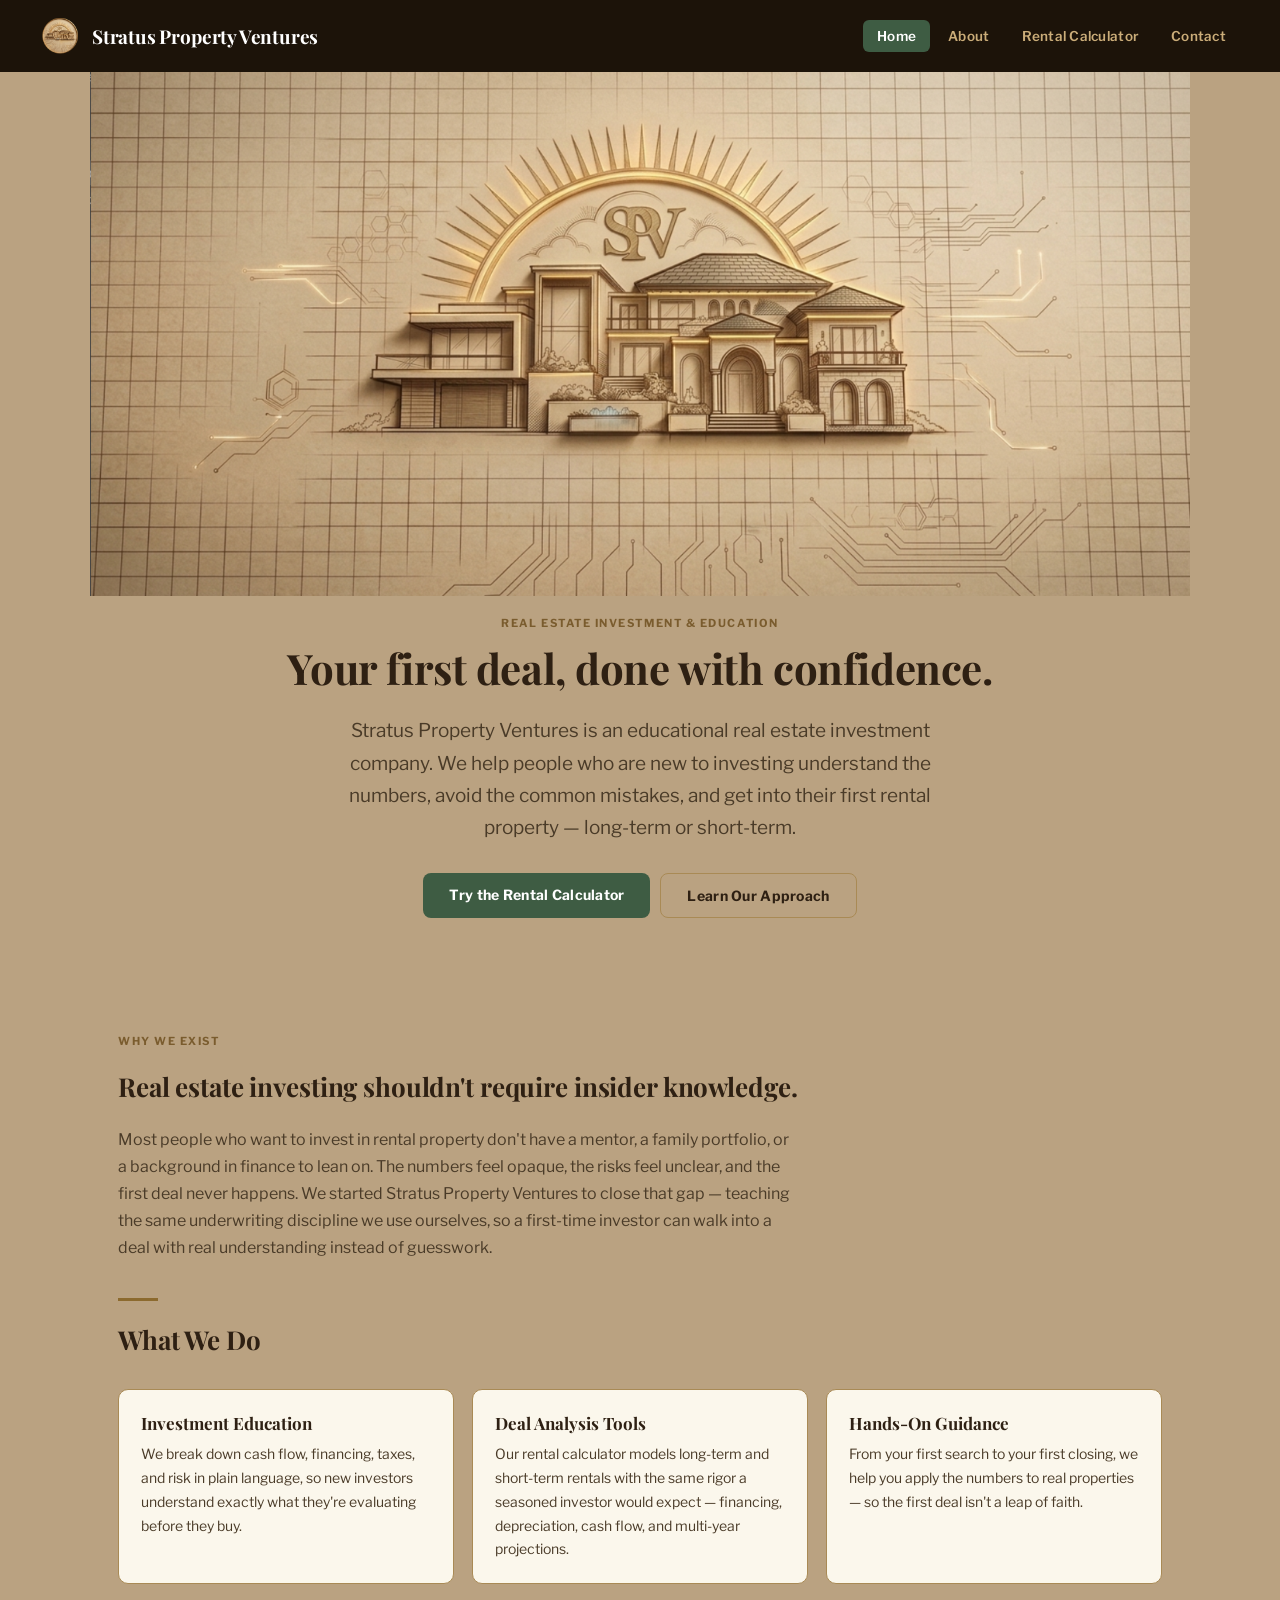
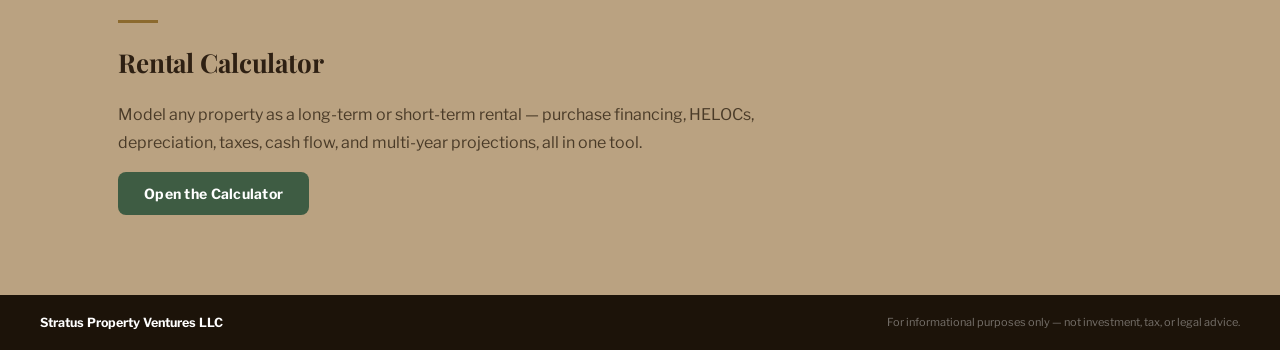
<file: index.html>
<!DOCTYPE html>
<html lang="en">
<head>
<meta charset="UTF-8">
<meta name="viewport" content="width=device-width, initial-scale=1.0">
<title>Stratus Property Ventures</title>
<meta name="description" content="Stratus Property Ventures — an educational real estate investment company helping new investors get into their first deal.">
<link rel="icon" type="image/png" href="assets/images/icon.png">
<link rel="preconnect" href="https://fonts.googleapis.com">
<link href="https://fonts.googleapis.com/css2?family=Libre+Franklin:wght@400;600;700;800&family=Playfair+Display:ital,wght@0,600;0,700;1,600&family=Spline+Sans+Mono:wght@400;500;600&display=swap" rel="stylesheet">
<link rel="stylesheet" href="assets/style.css">
</head>
<body>

<header class="site-header">
  <div class="nav-wrap">
    <a class="brand" href="index.html">
      <span class="brand-mark"><img src="assets/images/icon.png" alt="Stratus Property Ventures seal"></span>
      Stratus Property Ventures
    </a>
    <nav class="nav-links">
      <a href="index.html" class="active">Home</a>
      <a href="about.html">About</a>
      <a href="calculator.html">Rental Calculator</a>
      <a href="contact.html">Contact</a>
    </nav>
  </div>
</header>

<div class="masthead">
  <img src="assets/images/banner.png" alt="Stratus Property Ventures — architectural line-art seal">
</div>

<section class="hero">
  <div class="hero-wrap">
    <div class="eyebrow">Real Estate Investment &amp; Education</div>
    <h1>Your first deal, done with confidence.</h1>
    <p class="lead">Stratus Property Ventures is an educational real estate investment company. We help people who are new to investing understand the numbers, avoid the common mistakes, and get into their first rental property — long-term or short-term.</p>
    <div class="btn-row">
      <a class="btn btn-primary" href="calculator.html">Try the Rental Calculator</a>
      <a class="btn btn-secondary" href="about.html">Learn Our Approach</a>
    </div>
  </div>
</section>

<div class="page-wrap">
  <div class="eyebrow">Why We Exist</div>
  <h2>Real estate investing shouldn't require insider knowledge.</h2>
  <p style="max-width:680px;">Most people who want to invest in rental property don't have a mentor, a family portfolio, or a background in finance to lean on. The numbers feel opaque, the risks feel unclear, and the first deal never happens. We started Stratus Property Ventures to close that gap — teaching the same underwriting discipline we use ourselves, so a first-time investor can walk into a deal with real understanding instead of guesswork.</p>

  <hr class="divider" style="margin-top:36px;">
  <h2>What We Do</h2>
  <div class="card-grid">
    <div class="card">
      <h3>Investment Education</h3>
      <p>We break down cash flow, financing, taxes, and risk in plain language, so new investors understand exactly what they're evaluating before they buy.</p>
    </div>
    <div class="card">
      <h3>Deal Analysis Tools</h3>
      <p>Our rental calculator models long-term and short-term rentals with the same rigor a seasoned investor would expect — financing, depreciation, cash flow, and multi-year projections.</p>
    </div>
    <div class="card">
      <h3>Hands-On Guidance</h3>
      <p>From your first search to your first closing, we help you apply the numbers to real properties — so the first deal isn't a leap of faith.</p>
    </div>
  </div>

  <hr class="divider" style="margin-top:36px;">
  <h2>Rental Calculator</h2>
  <p style="max-width:640px;">Model any property as a long-term or short-term rental — purchase financing, HELOCs, depreciation, taxes, cash flow, and multi-year projections, all in one tool.</p>
  <a class="btn btn-primary" href="calculator.html">Open the Calculator</a>
</div>

<footer class="site-footer">
  <div class="footer-wrap">
    <div class="company"><strong>Stratus Property Ventures LLC</strong></div>
    <div class="disclaimer">For informational purposes only — not investment, tax, or legal advice.</div>
  </div>
</footer>

</body>
</html>
</file>
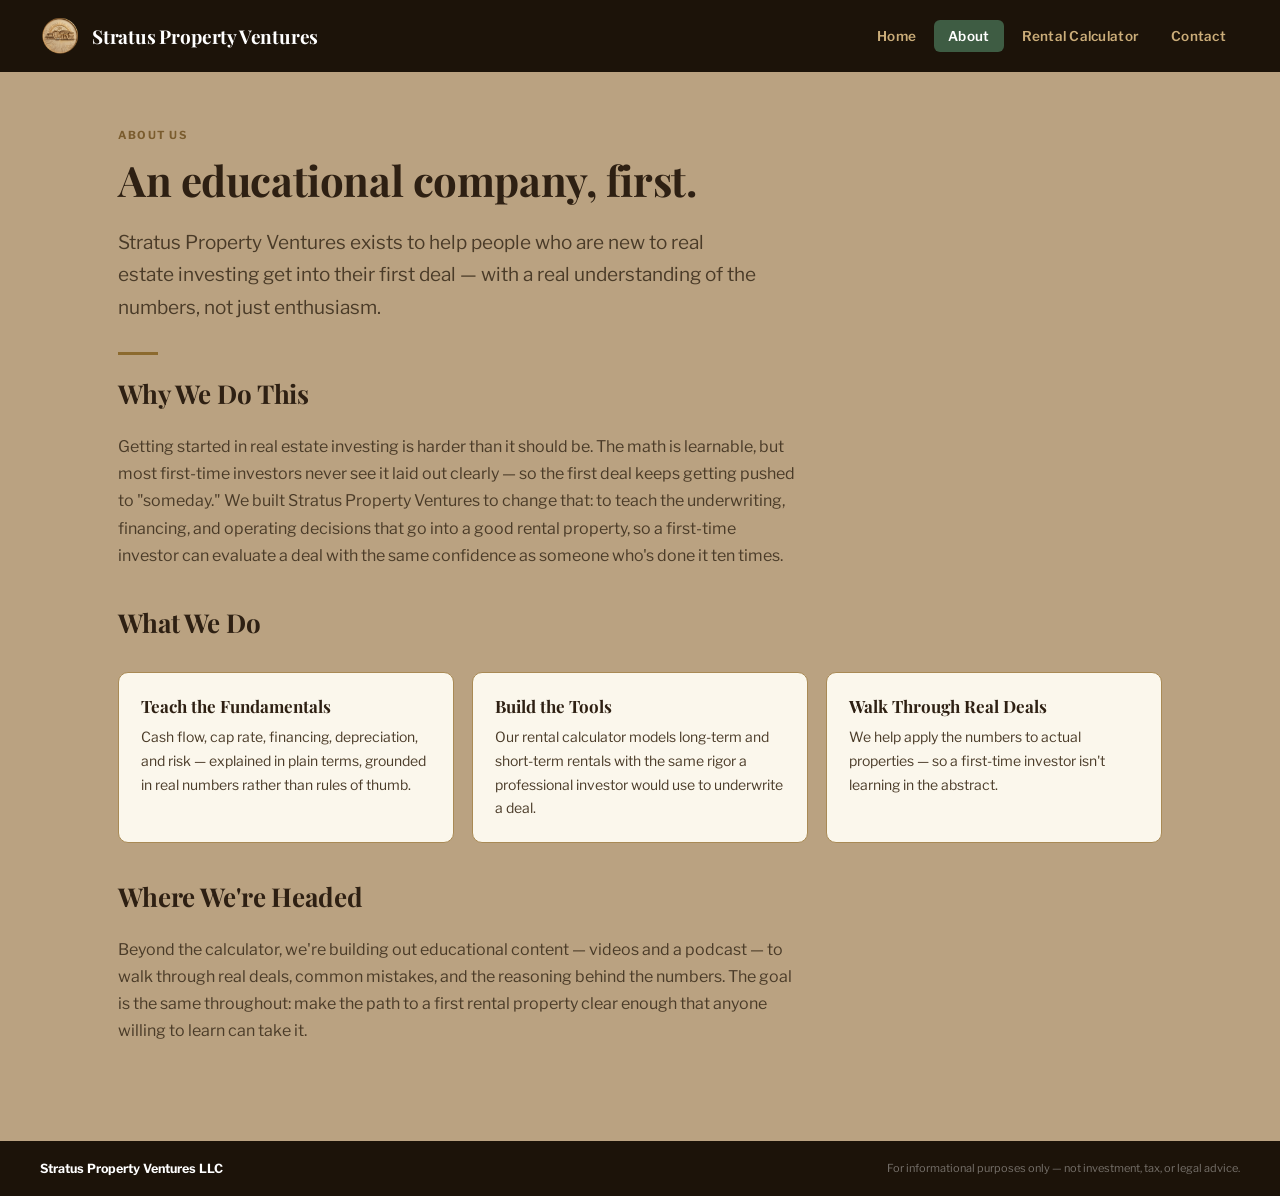
<file: about.html>
<!DOCTYPE html>
<html lang="en">
<head>
<meta charset="UTF-8">
<meta name="viewport" content="width=device-width, initial-scale=1.0">
<title>About — Stratus Property Ventures</title>
<meta name="description" content="Stratus Property Ventures is an educational real estate investment company helping new investors get into their first deal.">
<link rel="icon" type="image/png" href="assets/images/icon.png">
<link rel="preconnect" href="https://fonts.googleapis.com">
<link href="https://fonts.googleapis.com/css2?family=Libre+Franklin:wght@400;600;700;800&family=Playfair+Display:ital,wght@0,600;0,700;1,600&family=Spline+Sans+Mono:wght@400;500;600&display=swap" rel="stylesheet">
<link rel="stylesheet" href="assets/style.css">
</head>
<body>

<header class="site-header">
  <div class="nav-wrap">
    <a class="brand" href="index.html">
      <span class="brand-mark"><img src="assets/images/icon.png" alt="Stratus Property Ventures seal"></span>
      Stratus Property Ventures
    </a>
    <nav class="nav-links">
      <a href="index.html">Home</a>
      <a href="about.html" class="active">About</a>
      <a href="calculator.html">Rental Calculator</a>
      <a href="contact.html">Contact</a>
    </nav>
  </div>
</header>

<div class="page-wrap">
  <div class="eyebrow">About Us</div>
  <h1>An educational company, first.</h1>
  <p class="lead">
    Stratus Property Ventures exists to help people who are new to real estate investing get into their
    first deal — with a real understanding of the numbers, not just enthusiasm.
  </p>

  <hr class="divider">
  <h2>Why We Do This</h2>
  <p style="max-width:680px;">
    Getting started in real estate investing is harder than it should be. The math is learnable, but most
    first-time investors never see it laid out clearly — so the first deal keeps getting pushed to
    "someday." We built Stratus Property Ventures to change that: to teach the underwriting, financing,
    and operating decisions that go into a good rental property, so a first-time investor can evaluate a
    deal with the same confidence as someone who's done it ten times.
  </p>

  <h2 style="margin-top:36px;">What We Do</h2>
  <div class="card-grid">
    <div class="card">
      <h3>Teach the Fundamentals</h3>
      <p>Cash flow, cap rate, financing, depreciation, and risk — explained in plain terms, grounded in real numbers rather than rules of thumb.</p>
    </div>
    <div class="card">
      <h3>Build the Tools</h3>
      <p>Our rental calculator models long-term and short-term rentals with the same rigor a professional investor would use to underwrite a deal.</p>
    </div>
    <div class="card">
      <h3>Walk Through Real Deals</h3>
      <p>We help apply the numbers to actual properties — so a first-time investor isn't learning in the abstract.</p>
    </div>
  </div>

  <h2 style="margin-top:36px;">Where We're Headed</h2>
  <p style="max-width:680px;">
    Beyond the calculator, we're building out educational content — videos and a podcast — to walk through
    real deals, common mistakes, and the reasoning behind the numbers. The goal is the same throughout:
    make the path to a first rental property clear enough that anyone willing to learn can take it.
  </p>

</div>

<footer class="site-footer">
  <div class="footer-wrap">
    <div class="company"><strong>Stratus Property Ventures LLC</strong></div>
    <div class="disclaimer">For informational purposes only — not investment, tax, or legal advice.</div>
  </div>
</footer>

</body>
</html>
</file>
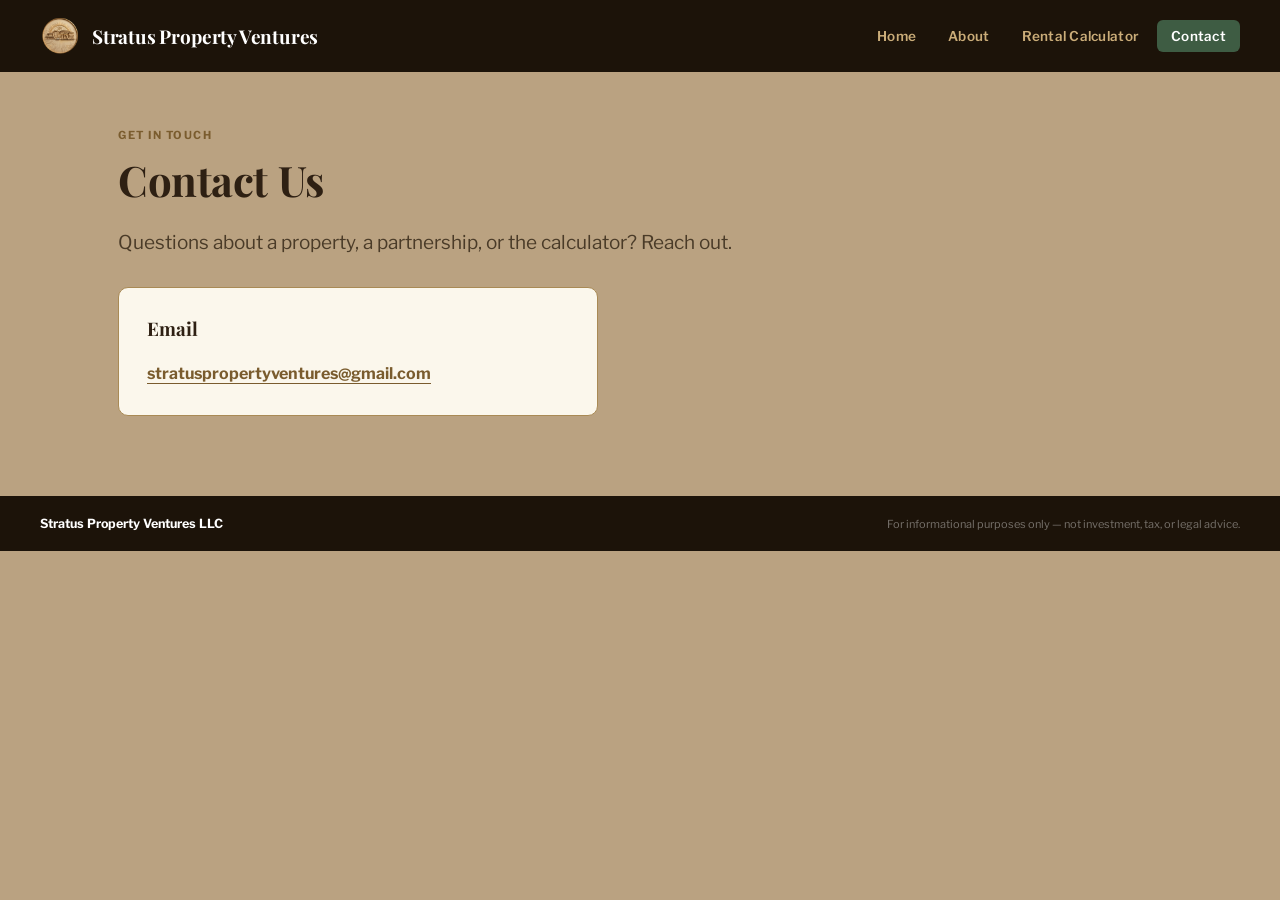
<file: contact.html>
<!DOCTYPE html>
<html lang="en">
<head>
<meta charset="UTF-8">
<meta name="viewport" content="width=device-width, initial-scale=1.0">
<title>Contact — Stratus Property Ventures</title>
<meta name="description" content="Contact Stratus Property Ventures.">
<link rel="icon" type="image/png" href="assets/images/icon.png">
<link rel="preconnect" href="https://fonts.googleapis.com">
<link href="https://fonts.googleapis.com/css2?family=Libre+Franklin:wght@400;600;700;800&family=Playfair+Display:ital,wght@0,600;0,700;1,600&family=Spline+Sans+Mono:wght@400;500;600&display=swap" rel="stylesheet">
<link rel="stylesheet" href="assets/style.css">
</head>
<body>

<header class="site-header">
  <div class="nav-wrap">
    <a class="brand" href="index.html">
      <span class="brand-mark"><img src="assets/images/icon.png" alt="Stratus Property Ventures seal"></span>
      Stratus Property Ventures
    </a>
    <nav class="nav-links">
      <a href="index.html">Home</a>
      <a href="about.html">About</a>
      <a href="calculator.html">Rental Calculator</a>
      <a href="contact.html" class="active">Contact</a>
    </nav>
  </div>
</header>

<div class="page-wrap">
  <div class="eyebrow">Get In Touch</div>
  <h1>Contact Us</h1>
  <p class="lead">Questions about a property, a partnership, or the calculator? Reach out.</p>

  <div class="contact-block">
    <h3 style="margin-top:0;color:var(--espresso);">Email</h3>
    <p style="margin-bottom:0;">
      <a href="mailto:stratuspropertyventures@gmail.com">stratuspropertyventures@gmail.com</a>
    </p>
  </div>
</div>

<footer class="site-footer">
  <div class="footer-wrap">
    <div class="company"><strong>Stratus Property Ventures LLC</strong></div>
    <div class="disclaimer">For informational purposes only — not investment, tax, or legal advice.</div>
  </div>
</footer>

</body>
</html>
</file>
<file: assets/style.css>
:root {
  --cream: #BAA281;
  --card: #FBF7EC;
  --parchment: #E8DBB6;
  --espresso: #2E2013;
  --espresso-deep: #1C1309;
  --bronze: #7A5C2E;
  --bronze-light: #CBAD79;
  --gold: #8C6A2E;
  --forest: #3E5C43;
  --forest-bright: #4F7350;
  --red: #8A3A30;
  --ink: #2E2013;
  --ink-soft: #4A3B28;
  --line: #A98A55;
}

* { box-sizing: border-box; }

html, body {
  margin: 0;
  padding: 0;
  background: var(--cream);
  color: var(--ink);
  font-family: 'Libre Franklin', -apple-system, BlinkMacSystemFont, sans-serif;
  scroll-behavior: smooth;
}

a { color: inherit; }

img { max-width: 100%; }

h1, h2, h3, .brand, .wordmark {
  font-family: 'Playfair Display', 'Libre Franklin', serif;
}

/* ---------- Nav ---------- */
.site-header {
  background: var(--espresso-deep);
  padding: 16px 28px;
}

.nav-wrap {
  max-width: 1200px;
  margin: 0 auto;
  display: flex;
  justify-content: space-between;
  align-items: center;
  flex-wrap: wrap;
  gap: 12px;
}

.brand {
  display: flex;
  align-items: center;
  gap: 12px;
  text-decoration: none;
  color: #fff;
  font-weight: 700;
  font-size: 19px;
  letter-spacing: -0.01em;
}

.brand-mark {
  width: 40px;
  height: 40px;
  display: inline-flex;
  align-items: center;
  justify-content: center;
  flex-shrink: 0;
}

.brand-mark img {
  width: 100%;
  height: 100%;
  object-fit: contain;
}

.nav-links {
  display: flex;
  gap: 4px;
  flex-wrap: wrap;
}

.nav-links a {
  text-decoration: none;
  color: var(--bronze-light);
  font-weight: 600;
  font-size: 13.5px;
  letter-spacing: 0.02em;
  padding: 8px 14px;
  border-radius: 6px;
  transition: background 0.15s, color 0.15s;
}

.nav-links a:hover {
  background: rgba(255,255,255,0.08);
  color: #fff;
}

.nav-links a.active {
  background: var(--forest);
  color: #fff;
}

/* ---------- Footer ---------- */
.site-footer {
  background: var(--espresso-deep);
  padding: 20px 28px;
  margin-top: 40px;
}

.footer-wrap {
  max-width: 1200px;
  margin: 0 auto;
  display: flex;
  justify-content: space-between;
  align-items: center;
  flex-wrap: wrap;
  gap: 8px;
}

.footer-wrap .company {
  font-size: 12.5px;
  color: var(--bronze-light);
}

.footer-wrap .company strong {
  color: #fff;
}

.footer-wrap .disclaimer {
  font-size: 11px;
  color: rgba(255,255,255,0.4);
}

/* ---------- Shared page layout ---------- */
.page-wrap {
  max-width: 1100px;
  margin: 0 auto;
  padding: 56px 28px 40px;
}

.eyebrow {
  font-size: 11px;
  letter-spacing: 0.14em;
  text-transform: uppercase;
  color: var(--bronze);
  font-weight: 700;
  margin-bottom: 10px;
}

h1 {
  font-size: 42px;
  font-weight: 700;
  letter-spacing: -0.01em;
  color: var(--espresso);
  margin: 0 0 16px;
}

h2 {
  font-size: 26px;
  font-weight: 700;
  color: var(--espresso);
  letter-spacing: -0.005em;
}

p {
  line-height: 1.7;
  color: var(--ink-soft);
  font-size: 16px;
}

.lead {
  font-size: 19px;
  color: var(--ink-soft);
  max-width: 640px;
  margin-bottom: 28px;
}

.btn {
  display: inline-block;
  padding: 13px 26px;
  border-radius: 8px;
  font-weight: 700;
  font-size: 14px;
  letter-spacing: 0.02em;
  text-decoration: none;
  border: none;
  cursor: pointer;
}

.btn-primary {
  background: var(--forest);
  color: #fff;
}

.btn-primary:hover {
  background: var(--forest-bright);
}

.btn-secondary {
  background: transparent;
  color: var(--espresso);
  border: 1px solid var(--line);
}

.btn-secondary:hover {
  border-color: var(--bronze);
}

/* ---------- Masthead banner ---------- */
.masthead {
  background: var(--cream);
  text-align: center;
}

.masthead img {
  width: 100%;
  max-width: 1100px;
  display: block;
  margin: 0 auto;
}

.hero {
  background: var(--cream);
  padding: 20px 28px 60px;
}

.hero-wrap {
  max-width: 1100px;
  margin: 0 auto;
  text-align: center;
}

.hero .eyebrow { color: var(--bronze); text-align: center; }

.hero h1 { color: var(--espresso); }

.hero .lead { color: var(--ink-soft); margin-left: auto; margin-right: auto; }

.hero .btn-row { display: flex; justify-content: center; gap: 10px; flex-wrap: wrap; }

.card-grid {
  display: grid;
  grid-template-columns: repeat(auto-fit, minmax(240px, 1fr));
  gap: 18px;
  margin: 32px 0;
}

.card {
  background: var(--card);
  border: 1px solid var(--line);
  border-radius: 10px;
  padding: 22px;
}

.card h3 {
  margin: 0 0 8px;
  font-size: 17px;
  color: var(--espresso);
  font-weight: 700;
  font-family: 'Playfair Display', serif;
}

.card p {
  font-size: 14px;
  margin: 0;
}

.contact-block {
  background: var(--card);
  border: 1px solid var(--line);
  border-radius: 10px;
  padding: 28px;
  max-width: 480px;
}

.contact-block a {
  color: var(--bronze);
  font-weight: 700;
  text-decoration: none;
  border-bottom: 1px solid var(--bronze);
}

.section-alt {
  background: var(--parchment);
}

.divider {
  width: 40px;
  height: 3px;
  background: var(--gold);
  border: none;
  margin: 0 0 20px;
}

@media (max-width: 640px) {
  h1 { font-size: 32px; }
  .hero { padding: 36px 20px 50px; }
  .page-wrap { padding: 40px 20px; }
}
</file>
